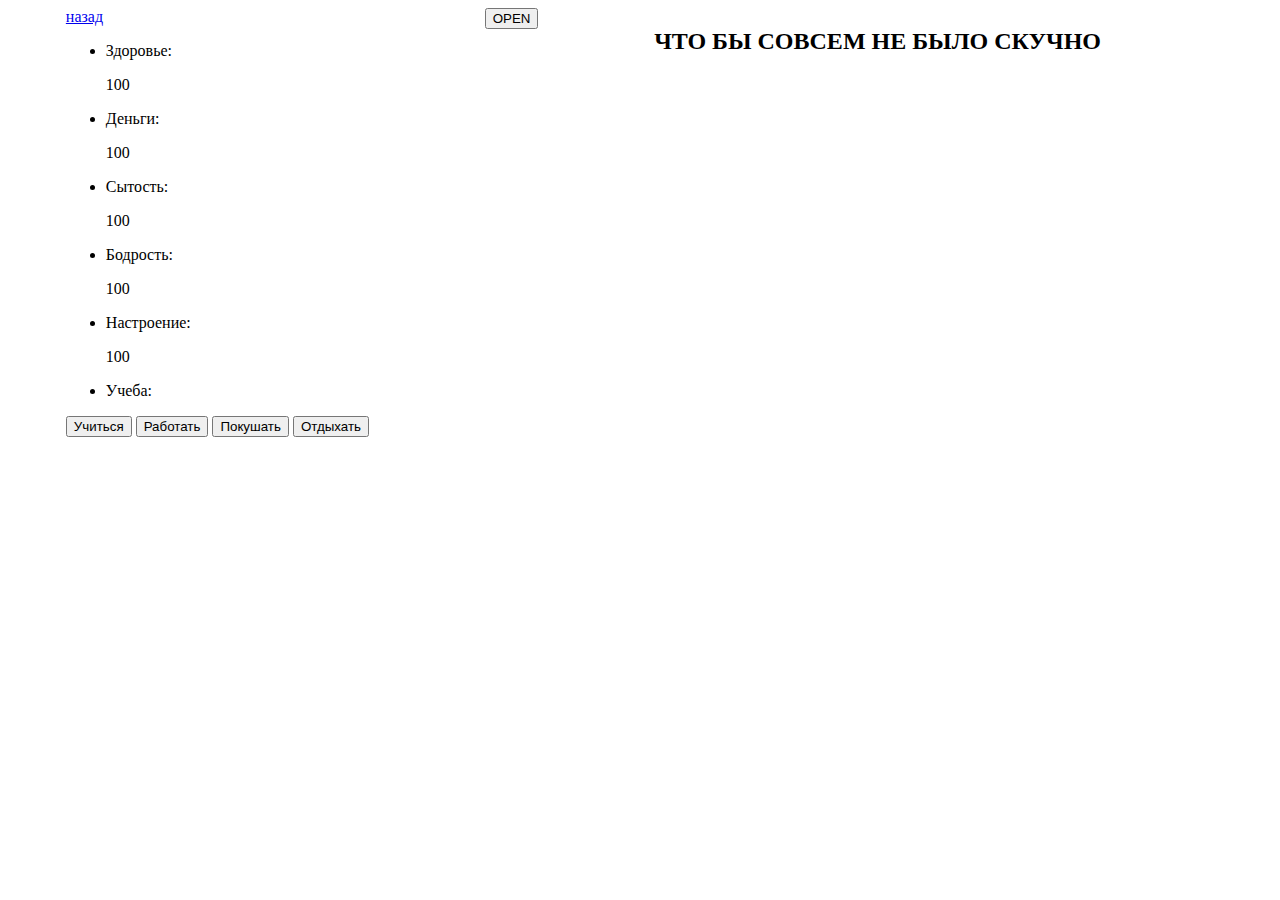
<file: page/game.html>
<!DOCTYPE html>
<html lang="en">
  <head>
    <meta charset="UTF-8" />
    <meta name="viewport" content="width=device-width, initial-scale=1.0" />
    <title>жизнь студента</title>
    <style>
      .mytext {
        display: none;
      }
      .hide {
        display: block;
      }
    </style>
  </head>
  <body>
    <div class="wrapper" style="display: flex; justify-content: space-around">
      <div class="game__main">
        <a href="../index.html">
          <div class="circle">назад</div>
        </a>
        <ul class="main__stats">
          <li class="stats-health">
            <p>Здоровье:</p>
            <span id="health">100</span>
          </li>
          <li class="stats-money">
            <p>Деньги:</p>
            <span id="money">100</span>
          </li>
          <li class="stats-hunger">
            <p>Сытость:</p>
            <span id="hunger">100</span>
          </li>
          <li class="stats-cheerfulness">
            <p>Бодрость:</p>
            <span id="cheerfulness">100</span>
          </li>
          <li class="stats-mood">
            <p>Настроение:</p>
            <span id="mood">100</span>
          </li>
          <li class="stats-mood">
            <p>Учеба:</p>
            <span id="study-mood"></span>
          </li>
        </ul>
        <div class="game__actions">
          <button id="study">Учиться</button>
          <button id="work">Работать</button>
          <button id="eat">Покушать</button>
          <button id="rest">Отдыхать</button>
        </div>
      </div>
      <div class="text">
        <button id="open-btn">OPEN</button>
        <h2 class="mytext" style="width: 300px">
          Возможно есть баги,но видимых багов я не нашел,над логикой долго не
          ломал голову и подбор значений может быть неправильным,но моей целью
          было просто показать и сделать функционал,Возможно со временем
          доработаю ее и сделаю полноценный симулятор!
        </h2>
      </div>
      <div class="music">
        <h2>ЧТО БЫ СОВСЕМ НЕ БЫЛО СКУЧНО</h2>
        <iframe
          width="560"
          height="315"
          src="https://www.youtube.com/embed/WoVagtQTwbE?si=RJY8PPV8AI2AyGuE"
          title="YouTube video player"
          frameborder="0"
          allow="accelerometer; autoplay; clipboard-write; encrypted-media; gyroscope; picture-in-picture; web-share"
          allowfullscreen
        ></iframe>
      </div>
    </div>
  </body>
  <script src="../js/game.js"></script>
</html>
</file>
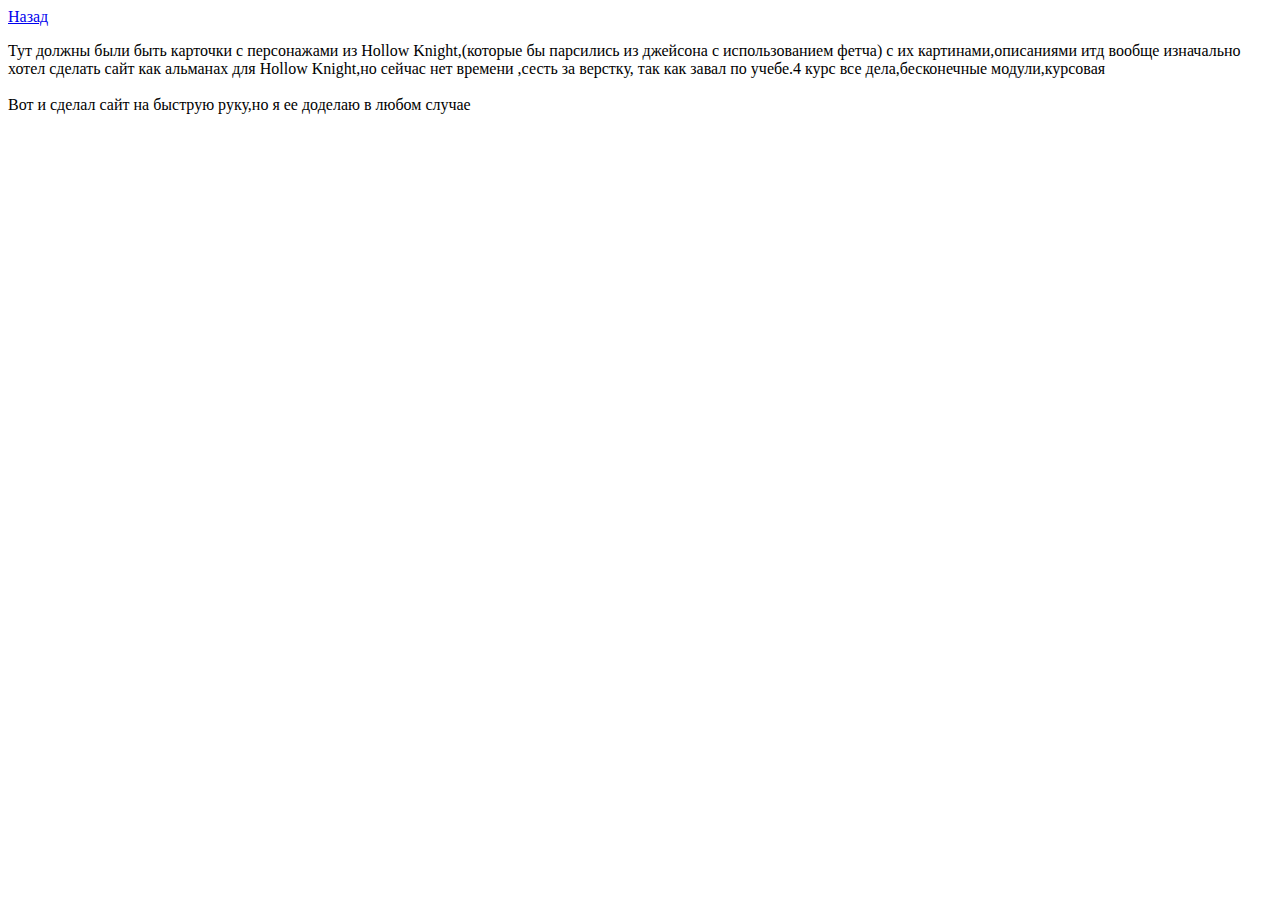
<file: page/hollowKnight.html>
<!DOCTYPE html>
<html lang="en">
  <head>
    <meta charset="UTF-8" />
    <meta name="viewport" content="width=device-width, initial-scale=1.0" />
    <title>Document</title>
  </head>
  <body>
    <a href="../index.html">Назад</a>
    <p>
      Тут должны были быть карточки с персонажами из Hollow Knight,(которые бы
      парсились из джейсона с использованием фетча) c их картинами,описаниями
      итд вообще изначально хотел сделать сайт как альманах для Hollow Knight,но
      сейчас нет времени ,сесть за верстку, так как завал по учебе.4 курс все
      дела,бесконечные модули,курсовая
      <br />
      <br />
      Вот и сделал сайт на быструю руку,но я ее доделаю в любом случае
    </p>
  </body>
</html>
</file>
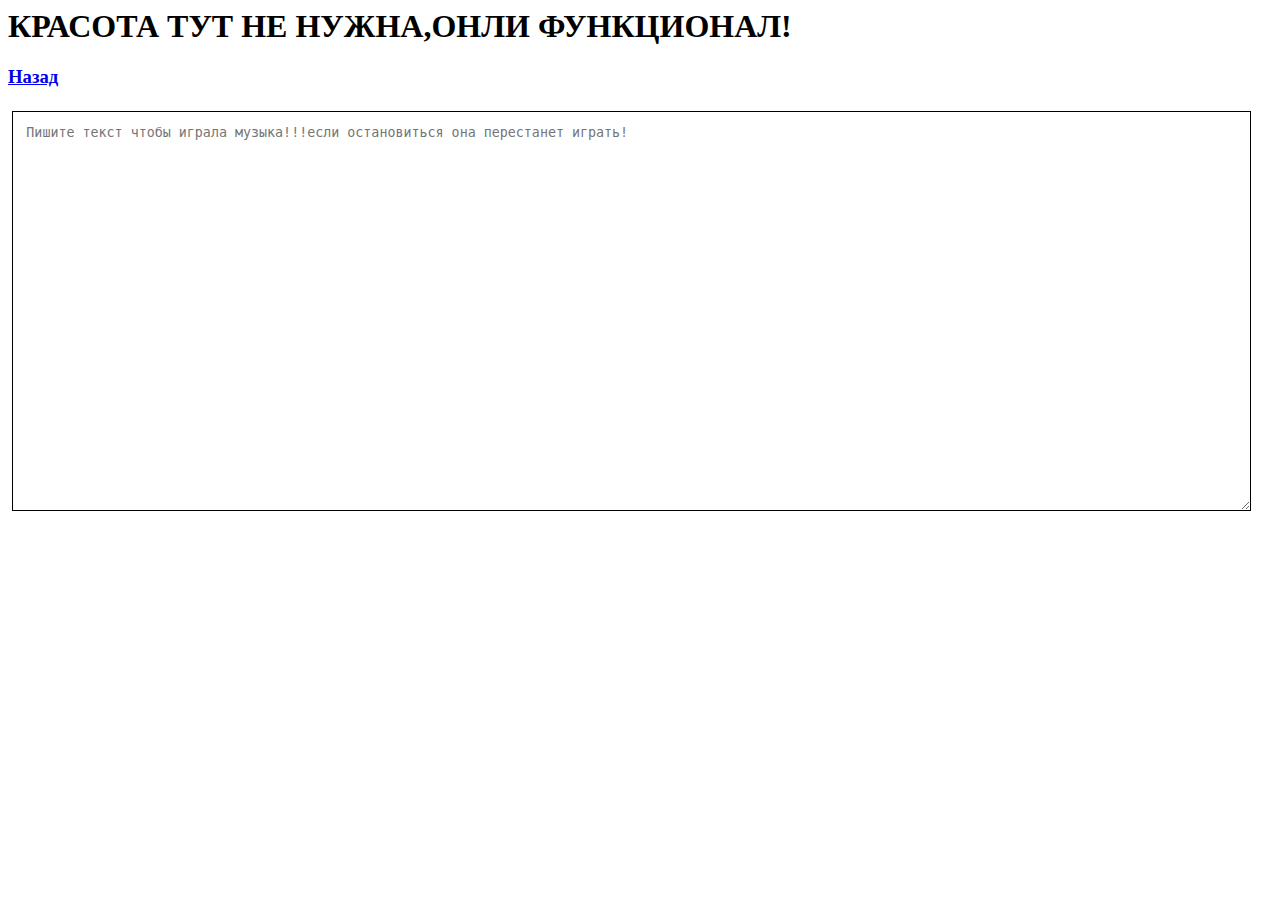
<file: page/keyboardMusic.html>
<html>
  <head>
    <title>Sublime Text</title>
    <meta name="viewport" content="width=device-width, initial-scale=1.0" />
    <style>
      textarea {
        border: 1px solid black;
        width: 98%;
        height: 400px;
        margin: 4px;
        padding: 1em;
      }
    </style>
  </head>
  <body>
    <h1>КРАСОТА ТУТ НЕ НУЖНА,ОНЛИ ФУНКЦИОНАЛ!</h1>
    <a href="../index.html">
      <h3>Назад</h3>
    </a>
    <textarea
      id="text"
      placeholder="Пишите текст чтобы играла музыка!!!если остановиться она перестанет играть!"
    ></textarea>
    <audio
      id="audio"
      src="https://cdn.glitch.com/bc39bb8c-0b20-48ad-95ec-5de3bf4ffa50%2Fwhatigot.mp3?v=1624569295786"
      preload
    />
  </body>
  <script src="../js/musicKey.js"></script>
</html>
</file>
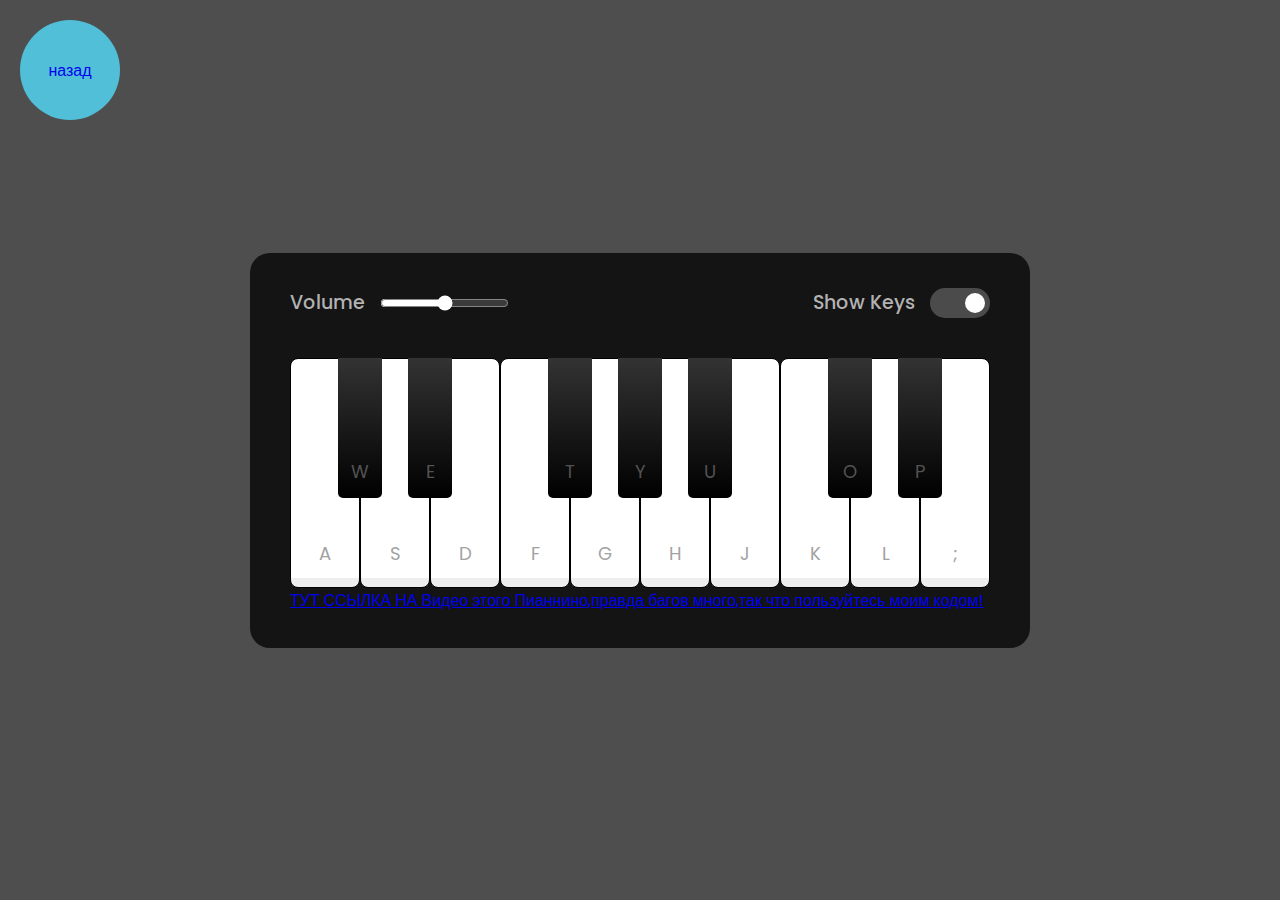
<file: page/piano.html>
<!DOCTYPE html>
<html lang="en">
  <head>
    <meta charset="UTF-8" />
    <meta name="viewport" content="width=device-width, initial-scale=1.0" />
    <link rel="stylesheet" href="../css/piano.css" />
    <title>Document</title>
  </head>
  <body>
    <a href="../index.html">
      <div class="circle">назад</div>
    </a>

    <div class="wrapper">
      <header>
        <div class="column volume-slider">
          <span>Volume</span>
          <input
            type="range"
            min="0"
            max="1"
            value="0.5"
            step="any"
            style="
              background: linear-gradient(
                to right,
                rgb(255, 255, 255) 100%,
                rgb(75, 75, 75) 100%
              );
            "
          />
        </div>
        <div class="column keys-checkbox">
          <span>Show Keys</span><input type="checkbox" checked="" />
        </div>
      </header>
      <ul class="piano-keys">
        <li class="key white" data-key="a"><span>a</span></li>
        <li class="key black" data-key="w"><span>w</span></li>
        <li class="key white" data-key="s"><span>s</span></li>
        <li class="key black" data-key="e"><span>e</span></li>
        <li class="key white" data-key="d"><span>d</span></li>
        <li class="key white" data-key="f"><span>f</span></li>
        <li class="key black" data-key="t"><span>t</span></li>
        <li class="key white" data-key="g"><span>g</span></li>
        <li class="key black" data-key="y"><span>y</span></li>
        <li class="key white" data-key="h"><span>h</span></li>
        <li class="key black" data-key="u"><span>u</span></li>
        <li class="key white" data-key="j"><span>j</span></li>
        <li class="key white" data-key="k"><span>k</span></li>
        <li class="key black" data-key="o"><span>o</span></li>
        <li class="key white" data-key="l"><span>l</span></li>
        <li class="key black" data-key="p"><span>p</span></li>
        <li class="key white" data-key=";"><span>;</span></li>
      </ul>
      <a href="https://www.youtube.com/watch?v=Mv1ZYpo8q4g&t=1063s"
        >ТУТ ССЫЛКА НА Видео этого Пианнино,правда багов много,так что
        пользуйтесь моим кодом!</a
      >
    </div>
  </body>
  <script src="../js/piano.js"></script>
</html>
</file>
<file: css/piano.css>
@import url("https://fonts.googleapis.com/css2?family=Poppins:wght@400;500;600&display=swap");
* {
  margin: 0;
  padding: 0;
  box-sizing: border-box;
  font-family: "Poppins", sans-serif;
}
body {
  display: flex;
  align-items: center;
  justify-content: center;
  min-height: 100vh;
  background: #4e4e4e;
}
.wrapper {
  padding: 35px 40px;
  border-radius: 20px;
  background: #141414;
  display: flex;
  flex-direction: column;
}
.wrapper header {
  display: flex;
  color: #b2b2b2;
  align-items: center;
  justify-content: space-between;
}
header h2 {
  font-size: 1.6rem;
}
header .column {
  display: flex;
  align-items: center;
}
header span {
  font-weight: 500;
  margin-right: 15px;
  font-size: 1.19rem;
}
header input {
  outline: none;
  border-radius: 30px;
}
.volume-slider input {
  accent-color: #fff;
}
.keys-checkbox input {
  height: 30px;
  width: 60px;
  cursor: pointer;
  appearance: none;
  position: relative;
  background: #4b4b4b;
}
.keys-checkbox input::before {
  content: "";
  position: absolute;
  top: 50%;
  left: 5px;
  width: 20px;
  height: 20px;
  border-radius: 50%;
  background: #8c8c8c;
  transform: translateY(-50%);
  transition: all 0.3s ease;
}
.keys-checkbox input:checked::before {
  left: 35px;
  background: #fff;
}
.piano-keys {
  display: flex;
  list-style: none;
  margin-top: 40px;
}
.piano-keys .key {
  cursor: pointer;
  user-select: none;
  position: relative;
  text-transform: uppercase;
}
.piano-keys .black {
  z-index: 2;
  width: 44px;
  height: 140px;
  margin: 0 -22px 0 -22px;
  border-radius: 0 0 5px 5px;
  background: linear-gradient(#333, #000);
}
.piano-keys .black.active {
  box-shadow: inset -5px -10px 10px rgba(255, 255, 255, 0.1);
  background: linear-gradient(to bottom, #000, #434343);
}
.piano-keys .white {
  height: 230px;
  width: 70px;
  border-radius: 8px;
  border: 1px solid #000;
  background: linear-gradient(#fff 96%, #eee 4%);
}
.piano-keys .white.active {
  box-shadow: inset -5px 5px 20px rgba(0, 0, 0, 0.2);
  background: linear-gradient(to bottom, #fff 0%, #eee 100%);
}
.piano-keys .key span {
  position: absolute;
  bottom: 20px;
  width: 100%;
  color: #a2a2a2;
  font-size: 1.13rem;
  text-align: center;
}
.piano-keys .key.hide span {
  display: none;
}
.piano-keys .black span {
  bottom: 13px;
  color: #535353;
}
@media screen and (max-width: 815px) {
  .wrapper {
    padding: 25px;
  }
  header {
    flex-direction: column;
  }
  header :where(h2, .column) {
    margin-bottom: 13px;
  }
  .volume-slider input {
    max-width: 100px;
  }
  .piano-keys {
    margin-top: 20px;
  }
  .piano-keys .key:where(:nth-child(9), :nth-child(10)) {
    display: none;
  }
  .piano-keys .black {
    height: 100px;
    width: 40px;
    margin: 0 -20px 0 -20px;
  }
  .piano-keys .white {
    height: 180px;
    width: 60px;
  }
}
@media screen and (max-width: 615px) {
  .piano-keys .key:nth-child(13),
  .piano-keys .key:nth-child(14),
  .piano-keys .key:nth-child(15),
  .piano-keys .key:nth-child(16),
  .piano-keys .key :nth-child(17) {
    display: none;
  }
  .piano-keys .white {
    width: 50px;
  }
}

.circle {
  width: 100px;
  height: 100px;
  border-radius: 50%;
  background-color: #50bfd7;
  display: flex;
  justify-content: center;
  align-items: center;
  position: absolute;
  top: 20px;
  left: 20px;
  cursor: pointer;
}
</file>
